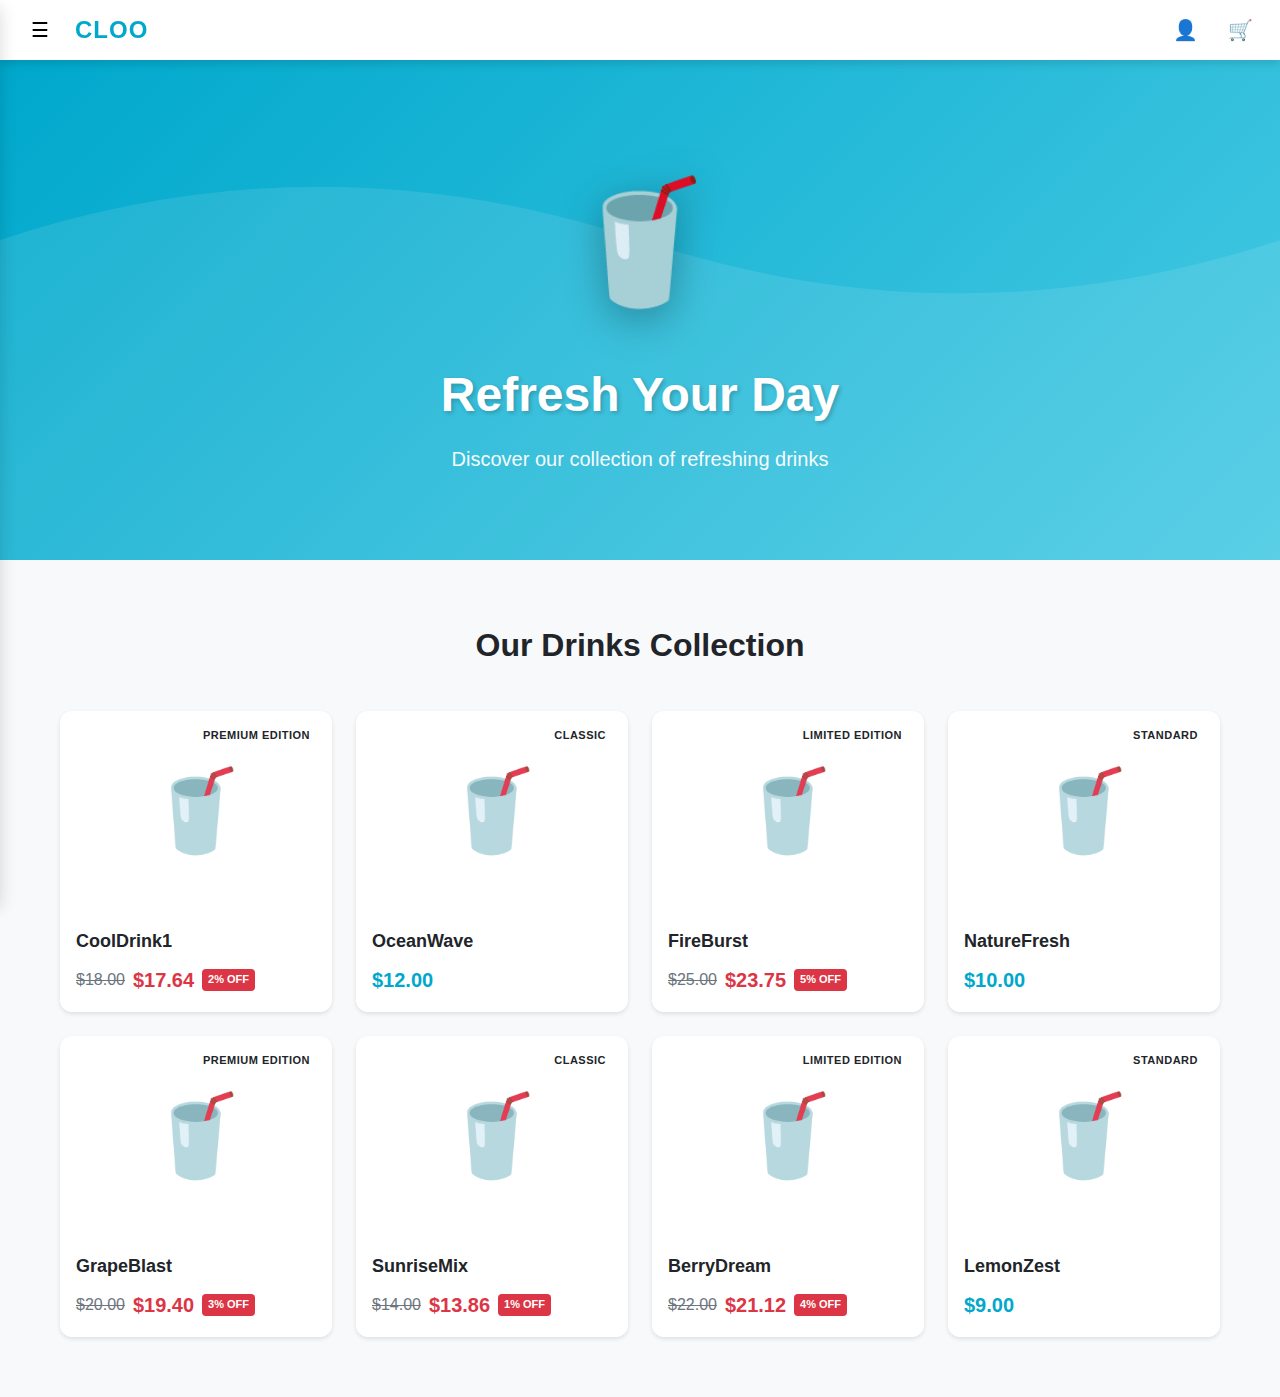
<file: index.html>
<!DOCTYPE html>
<html lang="en">
<head>
  <meta charset="UTF-8">
  <meta name="viewport" content="width=device-width, initial-scale=1.0">
  <title>Cloo Shop</title>
  <link rel="stylesheet" href="css/styles.css">
</head>
<body>
  <!-- Header -->
  <header class="header">
    <div class="header-left">
      <button class="hamburger-menu" aria-label="Open menu">☰</button>
      <div class="logo">CLOO</div>
    </div>
    <div class="header-right">
      <button class="account-icon" aria-label="Account">👤</button>
      <div class="cart-wrapper">
        <button class="cart-icon" aria-label="Cart">🛒</button>
        <span class="cart-badge">0</span>
      </div>
    </div>
  </header>

  <!-- Side Navigation Menu -->
  <div class="menu-overlay"></div>
  <nav class="side-menu">
    <div class="menu-header">
      <h2>Menu</h2>
      <button class="close-menu" aria-label="Close menu">×</button>
    </div>
    <ul class="menu-links">
      <li><a href="index.html">Home</a></li>
      <li><a href="search.html">Search</a></li>
      <li><a href="index.html#products">All Drinks</a></li>
      <li><a href="cart.html">Cart</a></li>
      <li><a href="account.html">Account</a></li>
    </ul>
  </nav>

  <!-- Main Content -->
  <main class="main-content">
    <!-- Hero Section with Parallax -->
    <section class="hero-section">
      <div class="hero-background"></div>
      <div class="hero-content">
        <div class="hero-drink-image">🥤</div>
        <div class="hero-text">
          <h1>Refresh Your Day</h1>
          <p>Discover our collection of refreshing drinks</p>
        </div>
      </div>
    </section>

    <!-- Products Grid Section -->
    <section class="products-section" id="products">
      <h2 class="section-title">Our Drinks Collection</h2>
      <div class="drinks-grid" id="drinks-grid"></div>
    </section>
  </main>

  <!-- Scripts -->
  <script src="js/drinks.js"></script>
  <script src="js/auth.js"></script>
  <script src="js/cart.js"></script>
  <script src="js/ui.js"></script>
  <script src="js/main.js"></script>
  <script>
    // Initialize home page
    document.addEventListener('DOMContentLoaded', () => {
      const drinks = window.drinksModule.getAllDrinks();
      window.uiModule.renderDrinksGrid(drinks, 'drinks-grid');
    });
  </script>
</body>
</html>
</file>
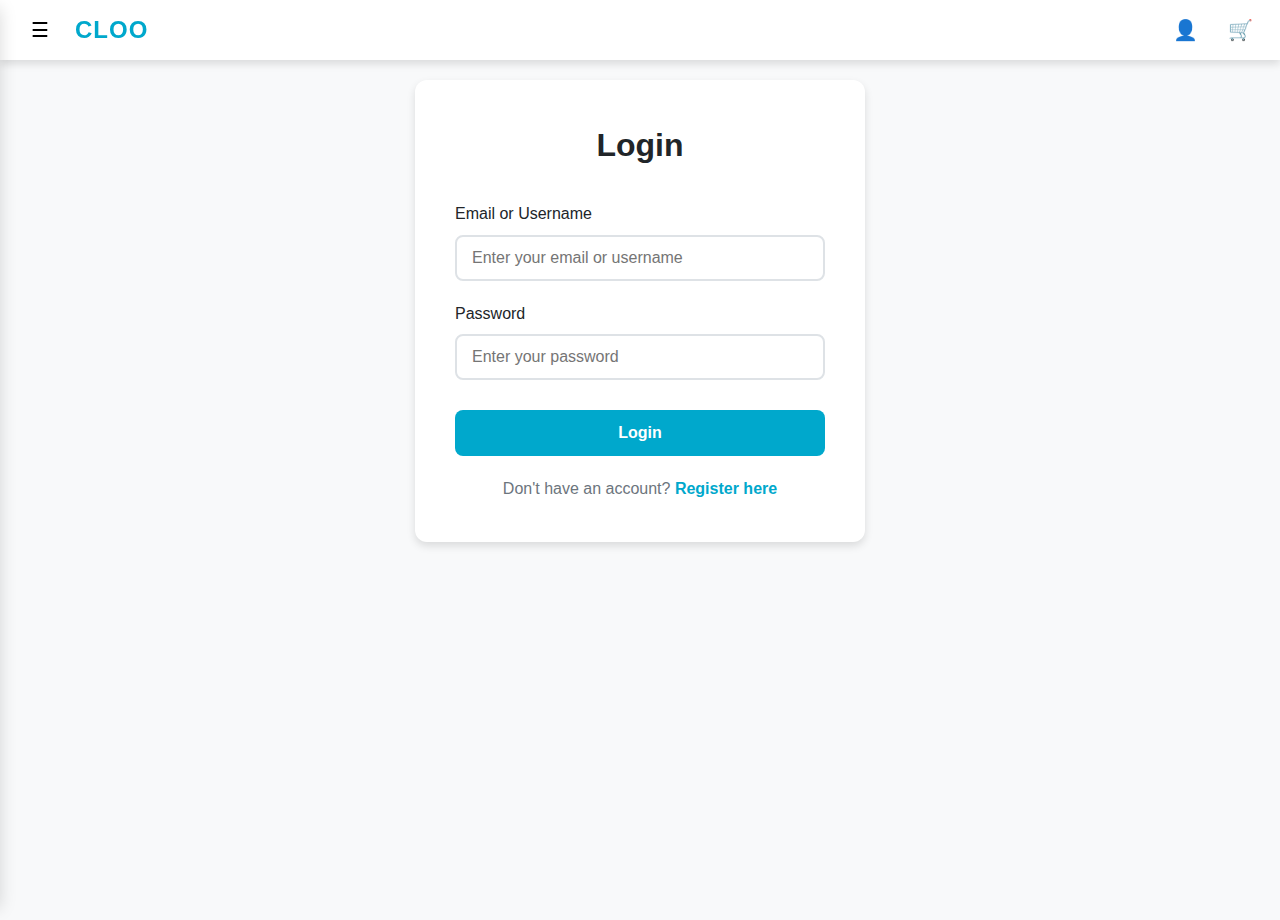
<file: account.html>
<!DOCTYPE html>
<html lang="en">
<head>
  <meta charset="UTF-8">
  <meta name="viewport" content="width=device-width, initial-scale=1.0">
  <title>Account - Cloo</title>
  <link rel="stylesheet" href="css/styles.css">
</head>
<body>
  <!-- Header -->
  <header class="header">
    <div class="header-left">
      <button class="hamburger-menu" aria-label="Open menu">☰</button>
      <div class="logo">CLOO</div>
    </div>
    <div class="header-right">
      <button class="account-icon" aria-label="Account">👤</button>
      <div class="cart-wrapper">
        <button class="cart-icon" aria-label="Cart">🛒</button>
        <span class="cart-badge">0</span>
      </div>
    </div>
  </header>

  <!-- Side Navigation Menu -->
  <div class="menu-overlay"></div>
  <nav class="side-menu">
    <div class="menu-header">
      <h2>Menu</h2>
      <button class="close-menu" aria-label="Close menu">×</button>
    </div>
    <ul class="menu-links">
      <li><a href="index.html">Home</a></li>
      <li><a href="search.html">Search</a></li>
      <li><a href="cart.html">Cart</a></li>
      <li><a href="account.html">Account</a></li>
    </ul>
  </nav>

  <!-- Main Content -->
  <main class="main-content">
    <div class="account-container" id="account-container">
      <p style="text-align: center; padding: 60px; color: var(--text-secondary);">Loading...</p>
    </div>
  </main>

  <!-- Scripts -->
  <script src="js/drinks.js"></script>
  <script src="js/auth.js"></script>
  <script src="js/cart.js"></script>
  <script src="js/ui.js"></script>
  <script src="js/main.js"></script>
  <script>
    // Initialize account page
    document.addEventListener('DOMContentLoaded', () => {
      // Check if user is logged in
      if (!window.authModule.isLoggedIn()) {
        window.location.href = 'login.html';
        return;
      }

      const user = window.authModule.getCurrentUser();
      
      // Render account information
      document.getElementById('account-container').innerHTML = `
        <div class="account-header">
          <h1 class="account-title">My Account</h1>
          <button class="logout-btn" id="logout-btn">Logout</button>
        </div>

        <div class="user-info">
          <div class="info-item">
            <span class="info-label">Username:</span>
            <span class="info-value">${user.username}</span>
          </div>
          <div class="info-item">
            <span class="info-label">Email:</span>
            <span class="info-value">${user.email}</span>
          </div>
          <div class="info-item">
            <span class="info-label">Member Since:</span>
            <span class="info-value">Recently</span>
          </div>
        </div>

        <div style="margin-top: 30px;">
          <h2 style="font-size: 24px; margin-bottom: 15px; color: var(--text-primary);">Order History</h2>
          <p style="color: var(--text-secondary); padding: 20px; background: var(--background-color); border-radius: var(--border-radius); text-align: center;">
            No orders yet. Start shopping to see your order history!
          </p>
        </div>

        <div style="margin-top: 30px; text-align: center;">
          <a href="index.html" class="btn">Continue Shopping</a>
        </div>
      `;

      // Setup logout button
      document.getElementById('logout-btn').addEventListener('click', () => {
        const result = window.authModule.logout();
        if (result.success) {
          window.uiModule.showToast('Logged out successfully', 'success');
          setTimeout(() => {
            window.location.href = 'index.html';
          }, 1000);
        }
      });
    });
  </script>
</body>
</html>
</file>
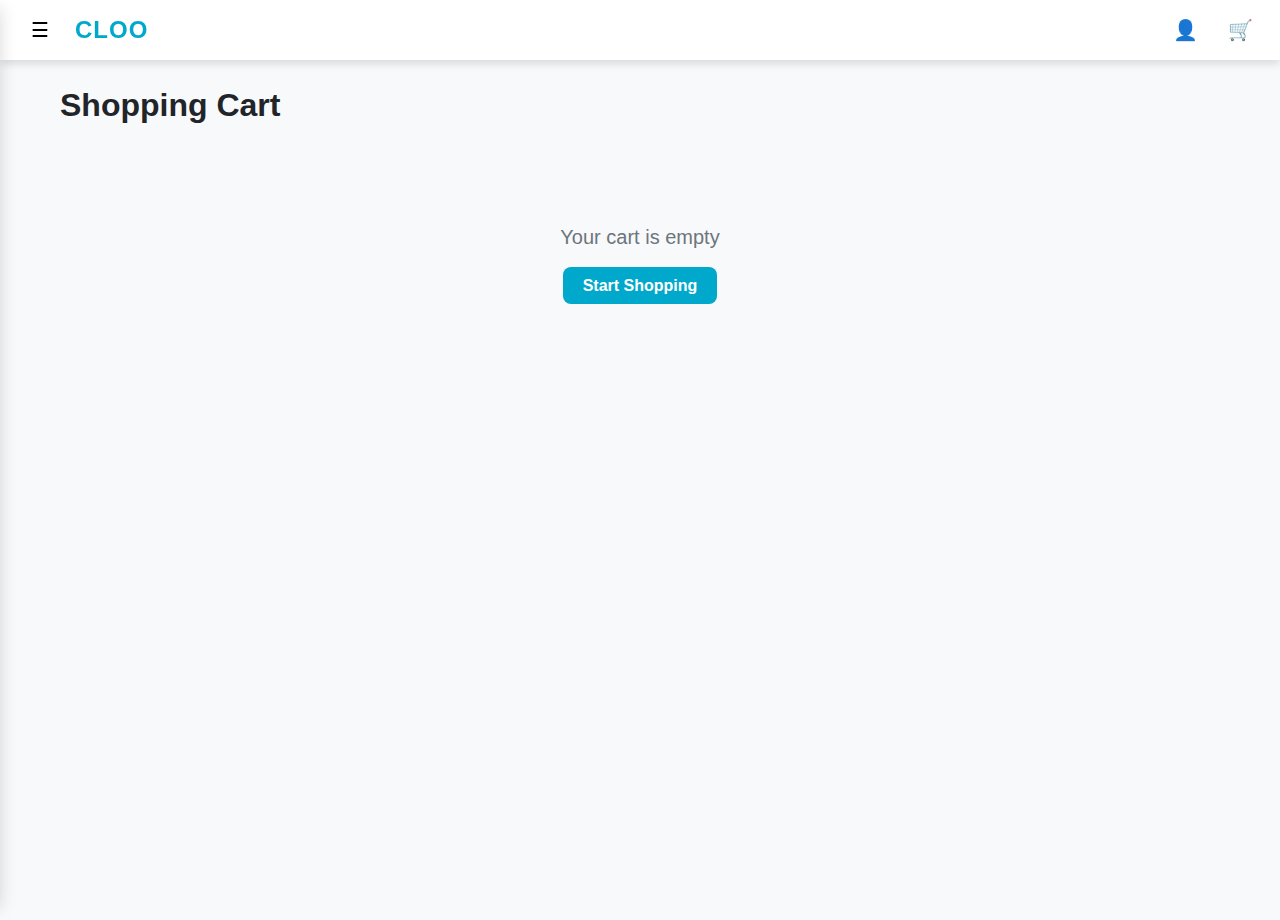
<file: cart.html>
<!DOCTYPE html>
<html lang="en">
<head>
  <meta charset="UTF-8">
  <meta name="viewport" content="width=device-width, initial-scale=1.0">
  <title>Shopping Cart - Cloo</title>
  <link rel="stylesheet" href="css/styles.css">
</head>
<body>
  <!-- Header -->
  <header class="header">
    <div class="header-left">
      <button class="hamburger-menu" aria-label="Open menu">☰</button>
      <div class="logo">CLOO</div>
    </div>
    <div class="header-right">
      <button class="account-icon" aria-label="Account">👤</button>
      <div class="cart-wrapper">
        <button class="cart-icon" aria-label="Cart">🛒</button>
        <span class="cart-badge">0</span>
      </div>
    </div>
  </header>

  <!-- Side Navigation Menu -->
  <div class="menu-overlay"></div>
  <nav class="side-menu">
    <div class="menu-header">
      <h2>Menu</h2>
      <button class="close-menu" aria-label="Close menu">×</button>
    </div>
    <ul class="menu-links">
      <li><a href="index.html">Home</a></li>
      <li><a href="search.html">Search</a></li>
      <li><a href="cart.html">Cart</a></li>
      <li><a href="account.html">Account</a></li>
    </ul>
  </nav>

  <!-- Main Content -->
  <main class="main-content">
    <div class="cart-container">
      <h1 class="cart-title">Shopping Cart</h1>
      <div id="cart-content"></div>
    </div>
  </main>

  <!-- Scripts -->
  <script src="js/drinks.js"></script>
  <script src="js/auth.js"></script>
  <script src="js/cart.js"></script>
  <script src="js/ui.js"></script>
  <script src="js/main.js"></script>
  <script>
    // Initialize cart page
    document.addEventListener('DOMContentLoaded', () => {
      renderCart();
      
      // Setup event delegation for cart actions
      const cartContent = document.getElementById('cart-content');
      cartContent.addEventListener('click', (e) => {
        const target = e.target;
        
        // Handle remove button
        if (target.classList.contains('remove-btn')) {
          const drinkId = parseInt(target.getAttribute('data-id'));
          removeItem(drinkId);
        }
        
        // Handle quantity buttons
        if (target.classList.contains('quantity-btn')) {
          const drinkId = parseInt(target.getAttribute('data-id'));
          const action = target.getAttribute('data-action');
          const currentQuantity = parseInt(target.parentElement.querySelector('.quantity-input').value);
          
          if (action === 'decrease') {
            updateItemQuantity(drinkId, currentQuantity - 1);
          } else if (action === 'increase') {
            updateItemQuantity(drinkId, currentQuantity + 1);
          }
        }
        
        // Handle checkout button
        if (target.classList.contains('checkout-btn')) {
          checkout();
        }
      });
      
      // Handle quantity input changes
      cartContent.addEventListener('change', (e) => {
        if (e.target.classList.contains('quantity-input')) {
          const drinkId = parseInt(e.target.getAttribute('data-id'));
          const newQuantity = parseInt(e.target.value);
          updateItemQuantity(drinkId, newQuantity);
        }
      });
    });

    function renderCart() {
      const cartItems = window.cartModule.getCartItems();
      const cartContent = document.getElementById('cart-content');

      if (cartItems.length === 0) {
        cartContent.innerHTML = `
          <div class="cart-empty">
            <p>Your cart is empty</p>
            <a href="index.html" class="btn">Start Shopping</a>
          </div>
        `;
        return;
      }

      // Calculate totals
      const total = window.cartModule.getTotal();

      // Render cart items
      const cartItemsHTML = cartItems.map(item => {
        const drink = item.drink;
        const itemPrice = window.drinksModule.getDiscountedPrice(drink);
        const itemTotal = itemPrice * item.quantity;

        return `
          <div class="cart-item" data-id="${drink.id}">
            <div class="cart-item-image" style="background: linear-gradient(135deg, ${drink.color} 0%, ${drink.color}88 100%);">
              🥤
            </div>
            <div class="cart-item-details">
              <h3>${drink.name}</h3>
              <p class="cart-item-type">${drink.type}</p>
            </div>
            <div class="cart-item-quantity">
              <button class="quantity-btn" data-id="${drink.id}" data-action="decrease">−</button>
              <input 
                type="number" 
                class="quantity-input" 
                value="${item.quantity}" 
                min="1" 
                max="${drink.amount}"
                data-id="${drink.id}"
              >
              <button class="quantity-btn" data-id="${drink.id}" data-action="increase">+</button>
            </div>
            <div class="cart-item-price">
              $${itemTotal.toFixed(2)}
            </div>
            <button class="remove-btn" data-id="${drink.id}">Remove</button>
          </div>
        `;
      }).join('');

      cartContent.innerHTML = `
        <div class="cart-items">
          ${cartItemsHTML}
        </div>
        <div class="cart-summary">
          <div class="summary-row">
            <span>Subtotal:</span>
            <span>$${total.toFixed(2)}</span>
          </div>
          <div class="summary-row total">
            <span>Total:</span>
            <span>$${total.toFixed(2)}</span>
          </div>
          <button class="checkout-btn">Proceed to Checkout</button>
        </div>
      `;
    }

    function updateItemQuantity(drinkId, newQuantity) {
      const quantity = parseInt(newQuantity);
      if (isNaN(quantity) || quantity < 1) {
        return;
      }

      window.cartModule.updateQuantity(drinkId, quantity);
      renderCart();
    }

    function removeItem(drinkId) {
      const result = window.cartModule.removeFromCart(drinkId);
      if (result.success) {
        window.uiModule.showToast('Item removed from cart', 'success');
        renderCart();
      }
    }

    function checkout() {
      if (!window.authModule.isLoggedIn()) {
        window.uiModule.showToast('Please login to checkout', 'warning');
        setTimeout(() => {
          window.location.href = 'login.html';
        }, 1500);
        return;
      }

      // Simulate checkout
      window.uiModule.showToast('Order placed successfully! (this is not real btw)', 'success');
      window.cartModule.clearCart();
      
      setTimeout(() => {
        window.location.href = 'account.html';
      }, 2000);
    }
  </script>
</body>
</html>
</file>
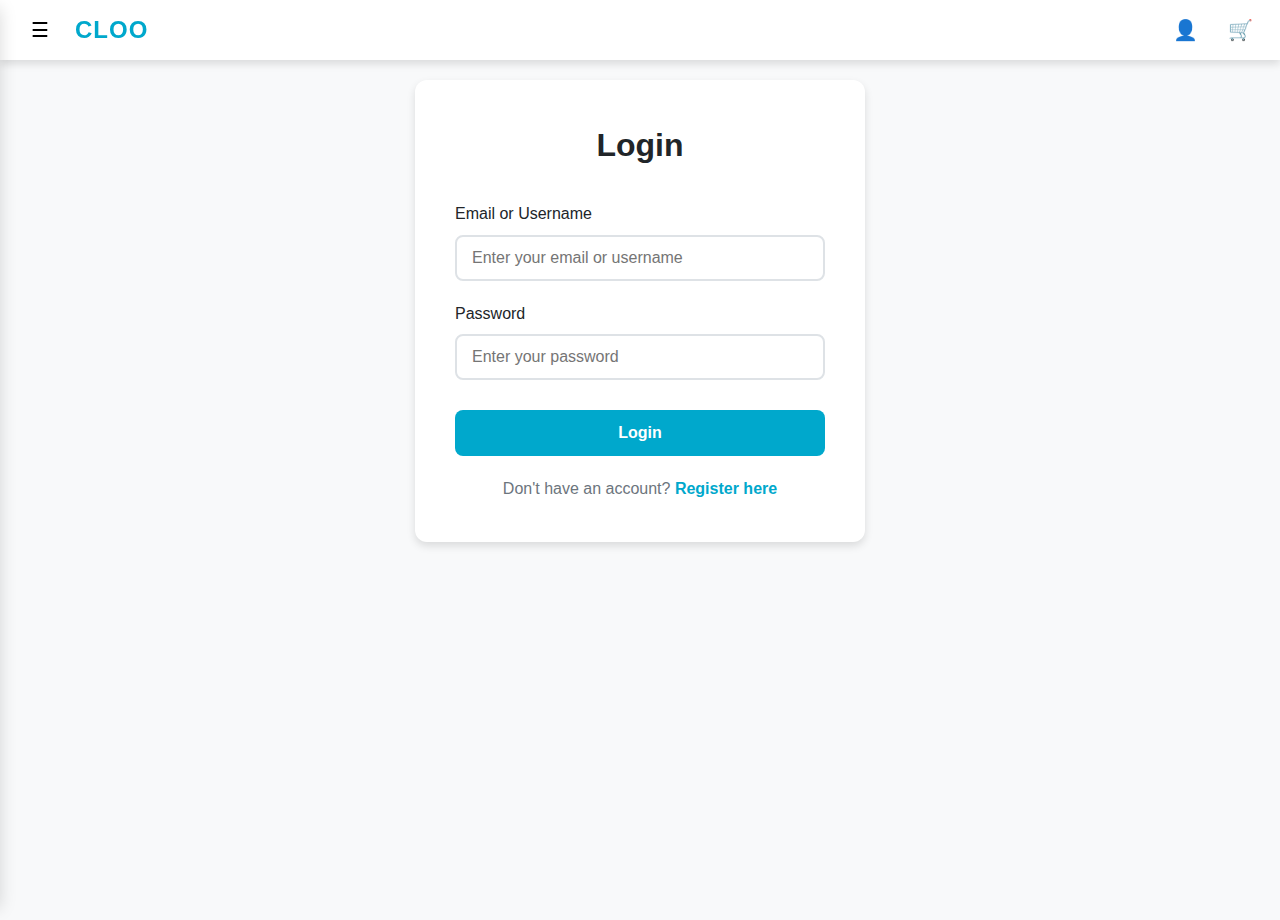
<file: login.html>
<!DOCTYPE html>
<html lang="en">
<head>
  <meta charset="UTF-8">
  <meta name="viewport" content="width=device-width, initial-scale=1.0">
  <title>Login - Cloo</title>
  <link rel="stylesheet" href="css/styles.css">
</head>
<body>
  <!-- Header -->
  <header class="header">
    <div class="header-left">
      <button class="hamburger-menu" aria-label="Open menu">☰</button>
      <div class="logo">CLOO</div>
    </div>
    <div class="header-right">
      <button class="account-icon" aria-label="Account">👤</button>
      <div class="cart-wrapper">
        <button class="cart-icon" aria-label="Cart">🛒</button>
        <span class="cart-badge">0</span>
      </div>
    </div>
  </header>

  <!-- Side Navigation Menu -->
  <div class="menu-overlay"></div>
  <nav class="side-menu">
    <div class="menu-header">
      <h2>Menu</h2>
      <button class="close-menu" aria-label="Close menu">×</button>
    </div>
    <ul class="menu-links">
      <li><a href="index.html">🏠 Home</a></li>
      <li><a href="search.html">🔍 Search</a></li>
      <li><a href="index.html#products">🥤 All Drinks</a></li>
      <li><a href="cart.html">🛒 Cart</a></li>
      <li><a href="account.html">👤 Account</a></li>
    </ul>
  </nav>

  <!-- Main Content -->
  <main class="main-content">
    <div class="auth-container">
      <h1 class="auth-title">Login</h1>
      <form id="login-form">
        <div class="form-group">
          <label for="email">Email or Username</label>
          <input 
            type="text" 
            id="email" 
            class="form-input" 
            required
            placeholder="Enter your email or username"
          >
        </div>
        <div class="form-group">
          <label for="password">Password</label>
          <input 
            type="password" 
            id="password" 
            class="form-input" 
            required
            placeholder="Enter your password"
          >
        </div>
        <button type="submit" class="submit-btn">Login</button>
      </form>
      <div class="auth-link">
        Don't have an account? <a href="register.html">Register here</a>
      </div>
    </div>
  </main>

  <!-- Scripts -->
  <script src="js/drinks.js"></script>
  <script src="js/auth.js"></script>
  <script src="js/cart.js"></script>
  <script src="js/ui.js"></script>
  <script src="js/main.js"></script>
  <script>
    // Initialize login page
    document.addEventListener('DOMContentLoaded', () => {
      // Redirect if already logged in
      if (window.authModule.isLoggedIn()) {
        window.location.href = 'account.html';
        return;
      }

      const loginForm = document.getElementById('login-form');

      loginForm.addEventListener('submit', (e) => {
        e.preventDefault();

        const email = document.getElementById('email').value.trim();
        const password = document.getElementById('password').value;

        if (!email || !password) {
          window.uiModule.showToast('Please fill in all fields', 'error');
          return;
        }

        const result = window.authModule.login(email, password);

        if (result.success) {
          window.uiModule.showToast('Login successful!', 'success');
          setTimeout(() => {
            window.location.href = 'account.html';
          }, 1000);
        } else {
          window.uiModule.showToast(result.message, 'error');
        }
      });
    });
  </script>
</body>
</html>
</file>
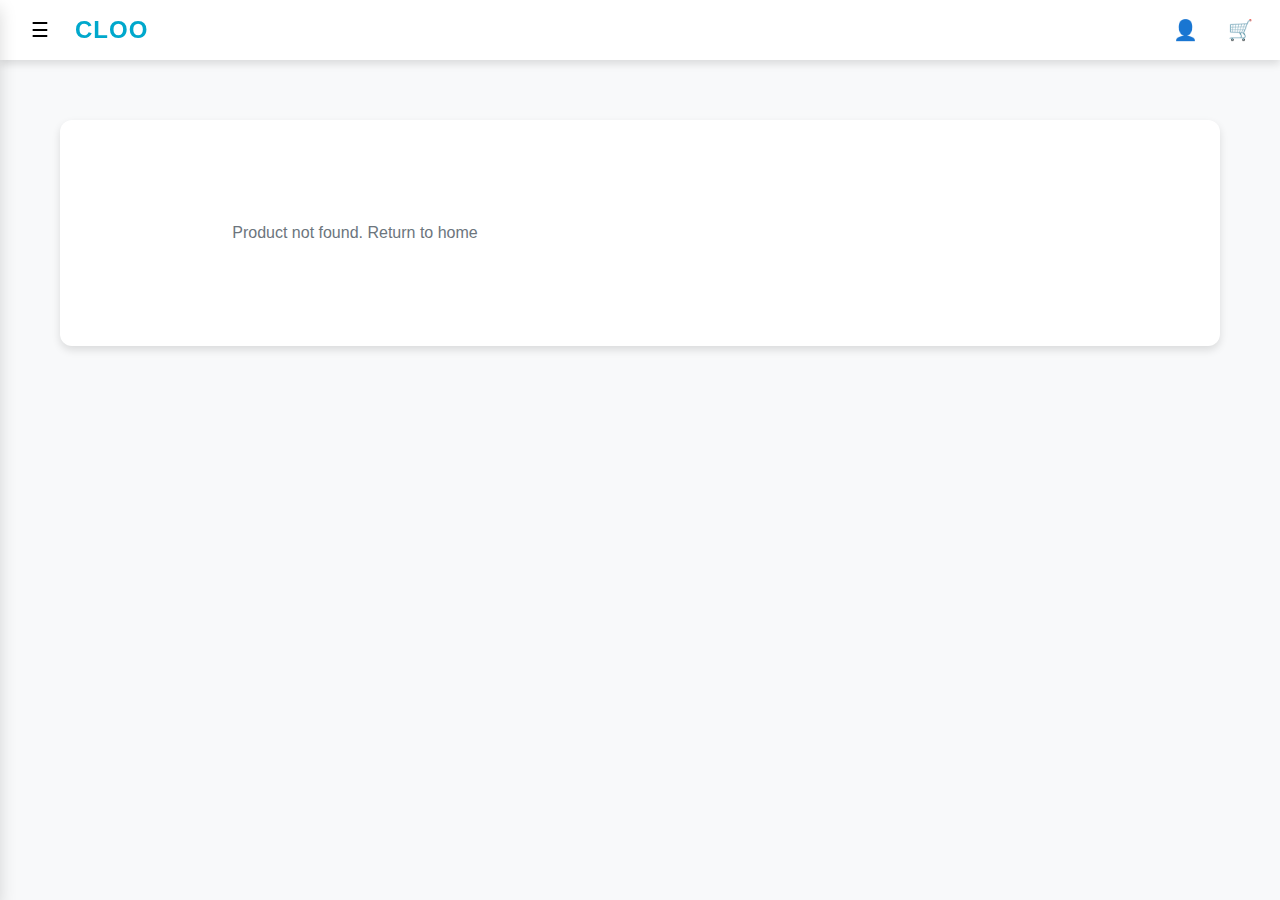
<file: product.html>
<!DOCTYPE html>
<html lang="en">
<head>
  <meta charset="UTF-8">
  <meta name="viewport" content="width=device-width, initial-scale=1.0">
  <title>Product Details - Cloo</title>
  <link rel="stylesheet" href="css/styles.css">
</head>
<body>
  <!-- Header -->
  <header class="header">
    <div class="header-left">
      <button class="hamburger-menu" aria-label="Open menu">☰</button>
      <div class="logo">CLOO</div>
    </div>
    <div class="header-right">
      <button class="account-icon" aria-label="Account">👤</button>
      <div class="cart-wrapper">
        <button class="cart-icon" aria-label="Cart">🛒</button>
        <span class="cart-badge">0</span>
      </div>
    </div>
  </header>

  <!-- Side Navigation Menu -->
  <div class="menu-overlay"></div>
  <nav class="side-menu">
    <div class="menu-header">
      <h2>Menu</h2>
      <button class="close-menu" aria-label="Close menu">×</button>
    </div>
    <ul class="menu-links">
      <li><a href="index.html">🏠 Home</a></li>
      <li><a href="search.html">🔍 Search</a></li>
      <li><a href="index.html#products">🥤 All Drinks</a></li>
      <li><a href="cart.html">🛒 Cart</a></li>
      <li><a href="account.html">👤 Account</a></li>
    </ul>
  </nav>

  <!-- Main Content -->
  <main class="main-content">
    <div class="product-detail">
      <div class="product-container" id="product-container">
        <p style="text-align: center; padding: 60px; color: var(--text-secondary);">Loading product...</p>
      </div>
    </div>
  </main>

  <!-- Scripts -->
  <script src="js/drinks.js"></script>
  <script src="js/auth.js"></script>
  <script src="js/cart.js"></script>
  <script src="js/ui.js"></script>
  <script src="js/main.js"></script>
  <script>
    // Initialize product detail page
    document.addEventListener('DOMContentLoaded', () => {
      // Get product ID from URL
      const urlParams = new URLSearchParams(window.location.search);
      const productId = urlParams.get('id');

      if (!productId) {
        document.getElementById('product-container').innerHTML = `
          <p style="text-align: center; padding: 60px; color: var(--text-secondary);">
            Product not found. <a href="index.html">Return to home</a>
          </p>
        `;
        return;
      }

      // Get product details
      const drink = window.drinksModule.getDrinkById(productId);

      if (!drink) {
        document.getElementById('product-container').innerHTML = `
          <p style="text-align: center; padding: 60px; color: var(--text-secondary);">
            Product not found. <a href="index.html">Return to home</a>
          </p>
        `;
        return;
      }

      // Calculate prices
      const discountedPrice = window.drinksModule.getDiscountedPrice(drink);
      const hasDiscount = drink.discount > 0;

      // Render product details
      document.getElementById('product-container').innerHTML = `
        <div class="product-image-section" style="background: linear-gradient(135deg, ${drink.color} 0%, ${drink.color}88 100%);">
          <div class="product-image-large">🥤</div>
        </div>
        <div class="product-info-section">
          <span class="product-type">${drink.type}</span>
          <h1 class="product-name">${drink.name}</h1>
          
          <div class="product-price-section">
            ${hasDiscount ? `
              <span class="product-original-price">$${drink.price.toFixed(2)}</span>
              <span class="product-price-large">$${discountedPrice.toFixed(2)}</span>
              <span class="discount-badge">${drink.discount}% OFF</span>
            ` : `
              <span class="product-price-large">$${drink.price.toFixed(2)}</span>
            `}
          </div>

          <div class="product-color">
            <h3>Color</h3>
            <div class="color-display" style="border-color: ${drink.color};">
              ${drink.color}
            </div>
          </div>

          <div class="product-stock">
            <span class="stock-available">✓ ${drink.amount.toLocaleString()} in stock</span>
          </div>

          <div class="quantity-selector">
            <h3>Quantity</h3>
            <div class="quantity-controls">
              <button class="quantity-btn" id="decrease-btn">−</button>
              <input type="number" class="quantity-input" id="quantity-input" value="1" min="1" max="${drink.amount}">
              <button class="quantity-btn" id="increase-btn">+</button>
            </div>
          </div>

          <button class="add-to-cart-btn" id="add-to-cart-btn">Add to Cart</button>
        </div>
      `;

      // Setup quantity controls
      const quantityInput = document.getElementById('quantity-input');
      const decreaseBtn = document.getElementById('decrease-btn');
      const increaseBtn = document.getElementById('increase-btn');
      const addToCartBtn = document.getElementById('add-to-cart-btn');

      decreaseBtn.addEventListener('click', () => {
        const currentValue = parseInt(quantityInput.value);
        if (currentValue > 1) {
          quantityInput.value = currentValue - 1;
        }
      });

      increaseBtn.addEventListener('click', () => {
        const currentValue = parseInt(quantityInput.value);
        if (currentValue < drink.amount) {
          quantityInput.value = currentValue + 1;
        }
      });

      // Validate quantity input
      quantityInput.addEventListener('input', () => {
        let value = parseInt(quantityInput.value);
        if (isNaN(value) || value < 1) {
          quantityInput.value = 1;
        } else if (value > drink.amount) {
          quantityInput.value = drink.amount;
        }
      });

      // Add to cart functionality
      addToCartBtn.addEventListener('click', () => {
        const quantity = parseInt(quantityInput.value);
        const result = window.cartModule.addToCart(drink.id, quantity);
        
        if (result.success) {
          window.uiModule.showToast(`${drink.name} added to cart!`, 'success');
        } else {
          window.uiModule.showToast(result.message, 'error');
        }
      });
    });
  </script>
</body>
</html>
</file>
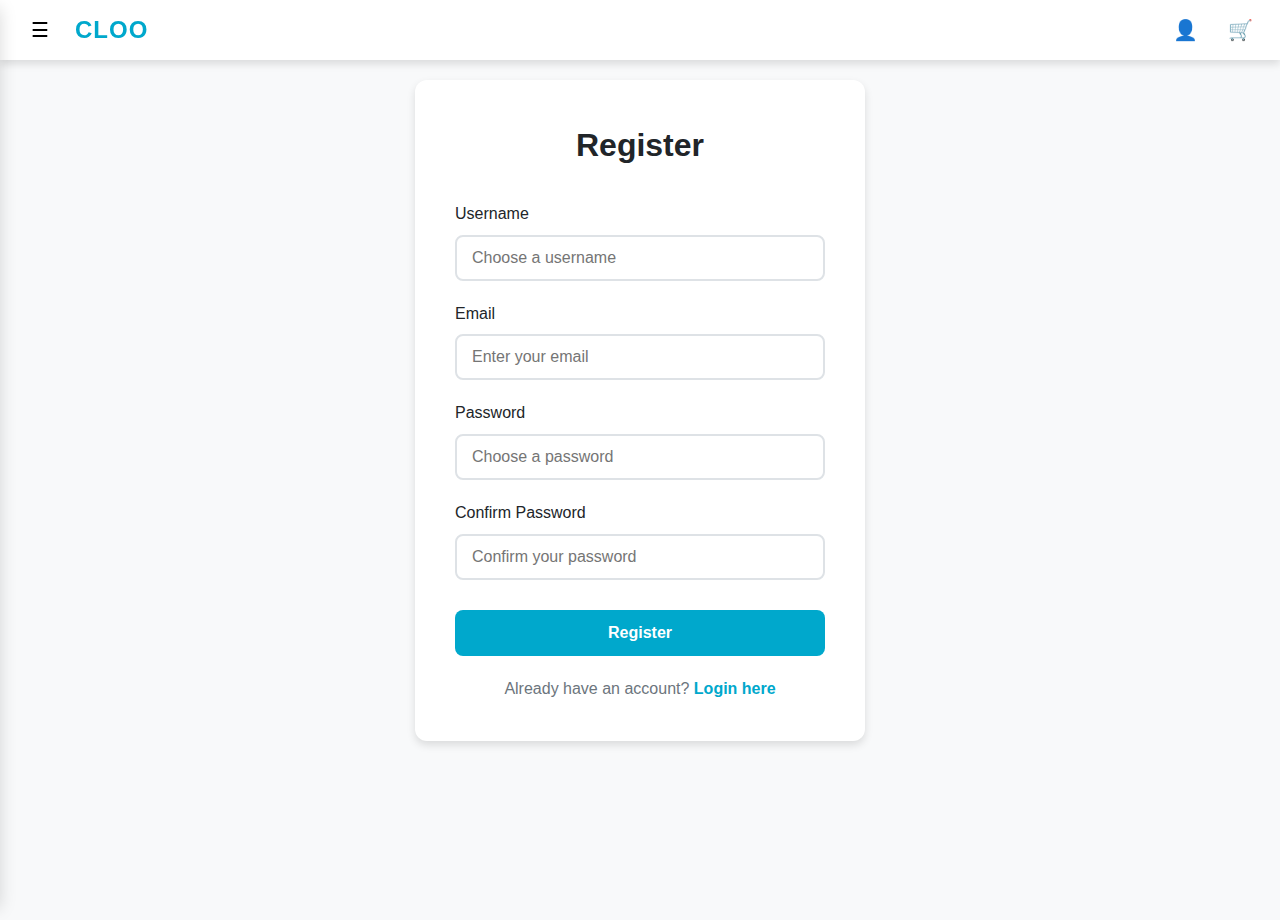
<file: register.html>
<!DOCTYPE html>
<html lang="en">
<head>
  <meta charset="UTF-8">
  <meta name="viewport" content="width=device-width, initial-scale=1.0">
  <title>Register - Cloo</title>
  <link rel="stylesheet" href="css/styles.css">
</head>
<body>
  <!-- Header -->
  <header class="header">
    <div class="header-left">
      <button class="hamburger-menu" aria-label="Open menu">☰</button>
      <div class="logo">CLOO</div>
    </div>
    <div class="header-right">
      <button class="account-icon" aria-label="Account">👤</button>
      <div class="cart-wrapper">
        <button class="cart-icon" aria-label="Cart">🛒</button>
        <span class="cart-badge">0</span>
      </div>
    </div>
  </header>

  <!-- Side Navigation Menu -->
  <div class="menu-overlay"></div>
  <nav class="side-menu">
    <div class="menu-header">
      <h2>Menu</h2>
      <button class="close-menu" aria-label="Close menu">×</button>
    </div>
    <ul class="menu-links">
      <li><a href="index.html">🏠 Home</a></li>
      <li><a href="search.html">🔍 Search</a></li>
      <li><a href="index.html#products">🥤 All Drinks</a></li>
      <li><a href="cart.html">🛒 Cart</a></li>
      <li><a href="account.html">👤 Account</a></li>
    </ul>
  </nav>

  <!-- Main Content -->
  <main class="main-content">
    <div class="auth-container">
      <h1 class="auth-title">Register</h1>
      <form id="register-form">
        <div class="form-group">
          <label for="username">Username</label>
          <input 
            type="text" 
            id="username" 
            class="form-input" 
            required
            placeholder="Choose a username"
          >
        </div>
        <div class="form-group">
          <label for="email">Email</label>
          <input 
            type="email" 
            id="email" 
            class="form-input" 
            required
            placeholder="Enter your email"
          >
        </div>
        <div class="form-group">
          <label for="password">Password</label>
          <input 
            type="password" 
            id="password" 
            class="form-input" 
            required
            placeholder="Choose a password"
            minlength="6"
          >
        </div>
        <div class="form-group">
          <label for="confirm-password">Confirm Password</label>
          <input 
            type="password" 
            id="confirm-password" 
            class="form-input" 
            required
            placeholder="Confirm your password"
          >
        </div>
        <button type="submit" class="submit-btn">Register</button>
      </form>
      <div class="auth-link">
        Already have an account? <a href="login.html">Login here</a>
      </div>
    </div>
  </main>

  <!-- Scripts -->
  <script src="js/drinks.js"></script>
  <script src="js/auth.js"></script>
  <script src="js/cart.js"></script>
  <script src="js/ui.js"></script>
  <script src="js/main.js"></script>
  <script>
    // Initialize register page
    document.addEventListener('DOMContentLoaded', () => {
      // Redirect if already logged in
      if (window.authModule.isLoggedIn()) {
        window.location.href = 'account.html';
        return;
      }

      const registerForm = document.getElementById('register-form');

      registerForm.addEventListener('submit', (e) => {
        e.preventDefault();

        const username = document.getElementById('username').value.trim();
        const email = document.getElementById('email').value.trim();
        const password = document.getElementById('password').value;
        const confirmPassword = document.getElementById('confirm-password').value;

        // Validation
        if (!username || !email || !password || !confirmPassword) {
          window.uiModule.showToast('Please fill in all fields', 'error');
          return;
        }

        if (password.length < 6) {
          window.uiModule.showToast('Password must be at least 6 characters', 'error');
          return;
        }

        if (password !== confirmPassword) {
          window.uiModule.showToast('Passwords do not match', 'error');
          return;
        }

        // Email validation
        const emailRegex = /^[^\s@]+@[^\s@]+\.[^\s@]+$/;
        if (!emailRegex.test(email)) {
          window.uiModule.showToast('Please enter a valid email', 'error');
          return;
        }

        const result = window.authModule.register(username, email, password);

        if (result.success) {
          window.uiModule.showToast('Registration successful!', 'success');
          // Auto-login after registration
          window.authModule.login(email, password);
          setTimeout(() => {
            window.location.href = 'account.html';
          }, 1000);
        } else {
          window.uiModule.showToast(result.message, 'error');
        }
      });
    });
  </script>
</body>
</html>
</file>
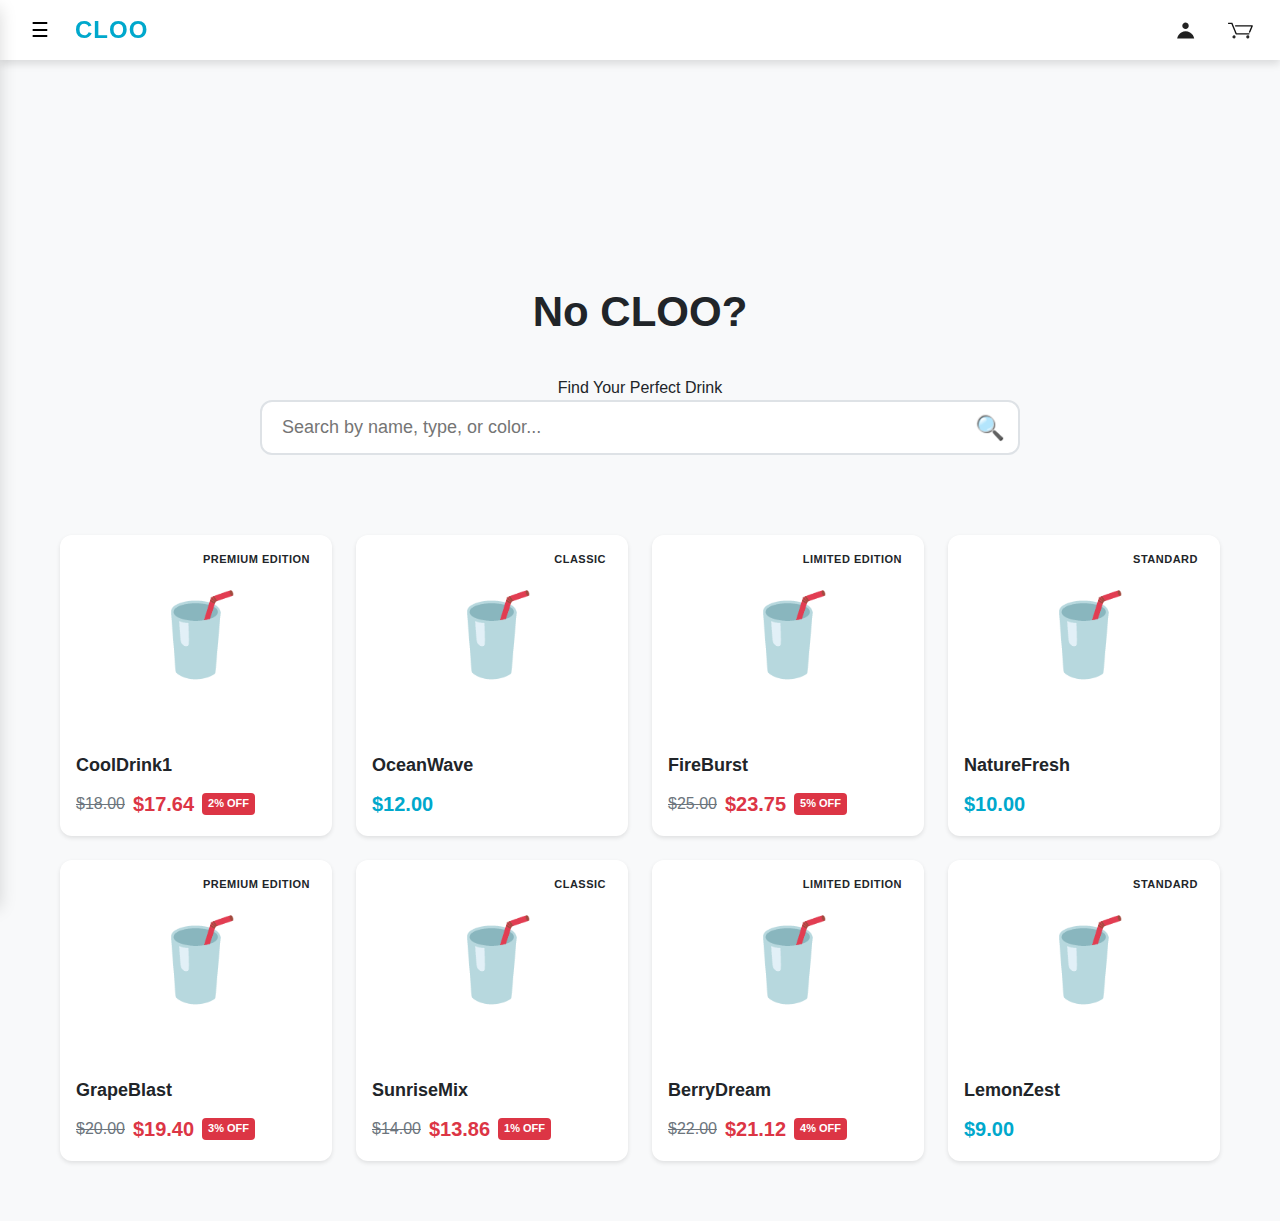
<file: search.html>
<!DOCTYPE html>
<html lang="en">
<head>
  <meta charset="UTF-8">
  <meta name="viewport" content="width=device-width, initial-scale=1.0">
  <title>Cloo - Search</title>
  <link rel="stylesheet" href="css/styles.css">
</head>
<body>
  <!-- Header -->
  <header class="header">
    <div class="header-left">
      <button class="hamburger-menu" aria-label="Open menu">☰</button>
      <div class="logo"><a href="index.html">CLOO</a></div>
    </div>
    <div class="header-right">
      <button class="account-icon" aria-label="Account"><img src="svg/user.svg" alt="User" width="25" height="25"/></button>
      <div class="cart-wrapper">
        <button class="cart-icon" aria-label="Cart"><img src="svg/cart.svg" alt="Cart" width="25" height="25"/></button>
        <span class="cart-badge">0</span>
      </div>
    </div>
  </header>

  <canvas id="noise-canvas"></canvas>

  <!-- Side Navigation Menu -->
  <div class="menu-overlay"></div>
  <nav class="side-menu">
    <div class="menu-header">
      <h2>Menu</h2>
      <button class="close-menu" aria-label="Close menu">×</button>
    </div>
    <ul class="menu-links">
      <li><a href="index.html">Home</a></li>
      <li><a href="search.html">Search</a></li>
      <li><a href="cart.html">Cart</a></li>
      <li><a href="account.html">Account</a></li>
    </ul>
  </nav>

  <!-- Main Content -->
  <main class="main-content">
    <div class="search-container">
      <h1 class="search-heading">No CLOO?</h1>
      <P>Find Your Perfect Drink</P>
      <div class="search-bar">
        <input 
          type="text" 
          class="search-input" 
          id="search-input" 
          placeholder="Search by name, type, or color..."
          autocomplete="off"
        >
        <span class="search-icon">🔍</span>
      </div>
    </div>

    <div class="search-results">
      <div class="drinks-grid" id="search-results-grid"></div>
    </div>
  </main>

  <!-- Scripts -->
  <script src="js/drinks.js"></script>
  <script src="js/auth.js"></script>
  <script src="js/cart.js"></script>
  <script src="js/ui.js"></script>
  <script src="js/main.js"></script>
  <script>
    // Initialize search page
    document.addEventListener('DOMContentLoaded', () => {
      const searchInput = document.getElementById('search-input');
      const resultsGrid = document.getElementById('search-results-grid');

      // Show all drinks initially
      const allDrinks = window.drinksModule.getAllDrinks();
      window.uiModule.renderDrinksGrid(allDrinks, 'search-results-grid');

      // Handle search input
      searchInput.addEventListener('input', (e) => {
        const query = e.target.value;
        const results = window.drinksModule.searchDrinks(query);
        window.uiModule.renderDrinksGrid(results, 'search-results-grid');
      });
    });
  </script>
</body>
</html>
</file>
<file: css/styles.css>
/* CSS Variables for theming */
:root {
  --primary-color: #00a8cc;
  --primary-dark: #0077b6;
  --primary-light: #48cae4;
  --secondary-color: #023e8a;
  --accent-color: #00b4d8;
  --background-color: #f8f9fa;
  --surface-color: #ffffff;
  --text-primary: #212529;
  --text-secondary: #6c757d;
  --border-color: #dee2e6;
  --error-color: #dc3545;
  --success-color: #28a745;
  --warning-color: #ffc107;
  
  --shadow-sm: 0 2px 4px rgba(0,0,0,0.1);
  --shadow-md: 0 4px 8px rgba(0,0,0,0.12);
  --shadow-lg: 0 8px 16px rgba(0,0,0,0.15);
  
  --border-radius: 8px;
  --border-radius-lg: 12px;
  
  --transition: all 0.3s ease;
  
  --header-height: 60px;
  --max-width: 1200px;
}

/* Reset and base styles */
* {
  margin: 0;
  padding: 0;
  box-sizing: border-box;
}

body {
  font-family: 'Segoe UI', Tahoma, Geneva, Verdana, sans-serif;
  color: var(--text-primary);
  background-color: var(--background-color);
  line-height: 1.6;
}

a {
  text-decoration: none;
  color: inherit;
}

button {
  cursor: pointer;
  border: none;
  background: none;
  font-family: inherit;
}

input, textarea {
  font-family: inherit;
}

/* Header and Navigation */
.header {
  position: fixed;
  top: 0;
  left: 0;
  right: 0;
  height: var(--header-height);
  background: var(--surface-color);
  box-shadow: var(--shadow-md);
  z-index: 1000;
  display: flex;
  align-items: center;
  justify-content: space-between;
  padding: 0 20px;
}

.header-left, .header-right {
  display: flex;
  align-items: center;
  gap: 15px;
}

.hamburger-menu, .cart-icon, .account-icon {
  width: 40px;
  height: 40px;
  display: flex;
  align-items: center;
  justify-content: center;
  border-radius: 50%;
  transition: var(--transition);
  font-size: 20px;
}

.hamburger-menu:hover, .cart-icon:hover, .account-icon:hover {
  background-color: var(--background-color);
}

.logo {
  font-size: 24px;
  font-weight: bold;
  color: var(--primary-color);
  text-transform: uppercase;
  letter-spacing: 1px;
}

.cart-wrapper {
  position: relative;
}

.cart-badge {
  position: absolute;
  top: -5px;
  right: -5px;
  background: var(--error-color);
  color: white;
  border-radius: 50%;
  width: 20px;
  height: 20px;
  display: flex;
  align-items: center;
  justify-content: center;
  font-size: 11px;
  font-weight: bold;
}

/* Side Menu */
.menu-overlay {
  position: fixed;
  top: 0;
  left: 0;
  right: 0;
  bottom: 0;
  background: rgba(0,0,0,0.5);
  z-index: 1500;
  opacity: 0;
  visibility: hidden;
  transition: var(--transition);
}

.menu-overlay.active {
  opacity: 1;
  visibility: visible;
}

.side-menu {
  position: fixed;
  top: 0;
  left: -300px;
  width: 300px;
  height: 100vh;
  background: var(--surface-color);
  box-shadow: var(--shadow-lg);
  z-index: 1600;
  transition: left 0.3s ease;
  padding: 20px;
}

.side-menu.active {
  left: 0;
}

.menu-header {
  display: flex;
  justify-content: space-between;
  align-items: center;
  margin-bottom: 30px;
  padding-bottom: 15px;
  border-bottom: 2px solid var(--border-color);
}

.menu-header h2 {
  color: var(--primary-color);
  font-size: 20px;
}

.close-menu {
  width: 35px;
  height: 35px;
  display: flex;
  align-items: center;
  justify-content: center;
  font-size: 24px;
  border-radius: 50%;
  transition: var(--transition);
}

.close-menu:hover {
  background: var(--background-color);
}

.menu-links {
  list-style: none;
}

.menu-links li {
  margin-bottom: 10px;
}

.menu-links a {
  display: block;
  padding: 12px 15px;
  color: var(--text-primary);
  border-radius: var(--border-radius);
  transition: var(--transition);
}

.menu-links a:hover {
  background: var(--background-color);
  color: var(--primary-color);
}

/* Main content container */
.main-content {
  margin-top: var(--header-height);
  min-height: calc(100vh - var(--header-height));
}

/* Hero Section */
.hero-section {
  position: relative;
  height: 500px;
  background: linear-gradient(135deg, #00a8cc 0%, #48cae4 100%);
  overflow: hidden;
  display: flex;
  align-items: center;
  justify-content: center;
}

.hero-background {
  position: absolute;
  top: 0;
  left: 0;
  right: 0;
  bottom: 0;
  background: url('data:image/svg+xml,<svg xmlns="http://www.w3.org/2000/svg" viewBox="0 0 1200 600"><path fill="%23ffffff" fill-opacity="0.1" d="M0,300 Q300,200 600,300 T1200,300 L1200,600 L0,600 Z"/></svg>') no-repeat center bottom;
  background-size: cover;
}

.hero-content {
  position: relative;
  z-index: 2;
  text-align: center;
  color: white;
}

.hero-drink-image {
  font-size: 120px;
  margin-bottom: 20px;
  filter: drop-shadow(0 10px 20px rgba(0,0,0,0.3));
  will-change: transform;
}

.hero-text h1 {
  font-size: 48px;
  font-weight: bold;
  margin-bottom: 10px;
  text-shadow: 2px 2px 4px rgba(0,0,0,0.2);
}

.hero-text p {
  font-size: 20px;
  opacity: 0.95;
}

/* Products Section */
.products-section {
  max-width: var(--max-width);
  margin: 0 auto;
  padding: 60px 20px;
}

.section-title {
  font-size: 32px;
  text-align: center;
  margin-bottom: 40px;
  color: var(--text-primary);
}

.drinks-grid {
  display: grid;
  grid-template-columns: repeat(4, 1fr);
  gap: 24px;
}

/* Drink Card */
.drink-card {
  background: var(--surface-color);
  border-radius: var(--border-radius-lg);
  overflow: hidden;
  box-shadow: var(--shadow-sm);
  transition: var(--transition);
  cursor: pointer;
  position: relative;
}

.drink-card:hover {
  transform: translateY(-5px);
  box-shadow: var(--shadow-lg);
}

.drink-image {
  height: 200px;
  display: flex;
  align-items: center;
  justify-content: center;
  position: relative;
}

.drink-placeholder {
  font-size: 80px;
  opacity: 0.8;
}

.drink-type-badge {
  position: absolute;
  top: 12px;
  right: 12px;
  background: rgba(255,255,255,0.95);
  color: var(--text-primary);
  padding: 4px 10px;
  border-radius: 20px;
  font-size: 11px;
  font-weight: 600;
  text-transform: uppercase;
  letter-spacing: 0.5px;
}

.drink-info {
  padding: 16px;
}

.drink-name {
  font-size: 18px;
  margin-bottom: 8px;
  color: var(--text-primary);
}

.drink-price {
  display: flex;
  align-items: center;
  gap: 8px;
  flex-wrap: wrap;
}

.price {
  font-size: 20px;
  font-weight: bold;
  color: var(--primary-color);
}

.original-price {
  font-size: 16px;
  color: var(--text-secondary);
  text-decoration: line-through;
}

.discounted-price {
  font-size: 20px;
  font-weight: bold;
  color: var(--error-color);
}

.discount-badge {
  background: var(--error-color);
  color: white;
  padding: 2px 6px;
  border-radius: 4px;
  font-size: 11px;
  font-weight: bold;
}

/* Search Page */
.search-container {
  max-width: 800px;
  margin: 0 auto;
  padding: 60px 20px 40px;
  text-align: center;
}

.search-heading {
  font-size: 42px;
  margin-bottom: 30px;
  color: var(--text-primary);
}

.search-bar {
  position: relative;
  margin-bottom: 40px;
}

.search-input {
  width: 100%;
  padding: 15px 50px 15px 20px;
  font-size: 18px;
  border: 2px solid var(--border-color);
  border-radius: var(--border-radius-lg);
  transition: var(--transition);
}

.search-input:focus {
  outline: none;
  border-color: var(--primary-color);
  box-shadow: 0 0 0 3px rgba(0,168,204,0.1);
}

.search-icon {
  position: absolute;
  right: 15px;
  top: 50%;
  transform: translateY(-50%);
  font-size: 24px;
  color: var(--text-secondary);
}

.search-results {
  max-width: var(--max-width);
  margin: 0 auto;
  padding: 0 20px 60px;
}

.no-results {
  text-align: center;
  font-size: 18px;
  color: var(--text-secondary);
  padding: 40px;
}

/* Product Detail Page */
.product-detail {
  max-width: var(--max-width);
  margin: 0 auto;
  padding: 60px 20px;
}

.product-container {
  display: grid;
  grid-template-columns: 1fr 1fr;
  gap: 60px;
  background: var(--surface-color);
  padding: 40px;
  border-radius: var(--border-radius-lg);
  box-shadow: var(--shadow-md);
}

.product-image-section {
  display: flex;
  align-items: center;
  justify-content: center;
  background: var(--background-color);
  border-radius: var(--border-radius-lg);
  padding: 40px;
  min-height: 400px;
}

.product-image-large {
  font-size: 200px;
  filter: drop-shadow(0 10px 20px rgba(0,0,0,0.1));
}

.product-info-section {
  display: flex;
  flex-direction: column;
  justify-content: center;
}

.product-type {
  display: inline-block;
  background: var(--primary-light);
  color: white;
  padding: 6px 12px;
  border-radius: 20px;
  font-size: 12px;
  font-weight: 600;
  text-transform: uppercase;
  margin-bottom: 15px;
}

.product-name {
  font-size: 36px;
  margin-bottom: 20px;
  color: var(--text-primary);
}

.product-price-section {
  margin-bottom: 25px;
}

.product-price-large {
  font-size: 32px;
  font-weight: bold;
  color: var(--primary-color);
}

.product-original-price {
  font-size: 24px;
  color: var(--text-secondary);
  text-decoration: line-through;
  margin-right: 10px;
}

.product-color {
  margin-bottom: 25px;
}

.product-color h3 {
  font-size: 16px;
  margin-bottom: 10px;
  color: var(--text-secondary);
}

.color-display {
  display: inline-block;
  padding: 8px 16px;
  border-radius: var(--border-radius);
  border: 2px solid var(--border-color);
  text-transform: capitalize;
  font-weight: 500;
}

.product-stock {
  margin-bottom: 25px;
  color: var(--text-secondary);
}

.stock-available {
  color: var(--success-color);
  font-weight: 600;
}

.quantity-selector {
  margin-bottom: 25px;
}

.quantity-selector h3 {
  font-size: 16px;
  margin-bottom: 10px;
  color: var(--text-secondary);
}

.quantity-controls {
  display: flex;
  align-items: center;
  gap: 15px;
}

.quantity-btn {
  width: 40px;
  height: 40px;
  border: 2px solid var(--border-color);
  border-radius: var(--border-radius);
  font-size: 20px;
  display: flex;
  align-items: center;
  justify-content: center;
  transition: var(--transition);
}

.quantity-btn:hover:not(:disabled) {
  border-color: var(--primary-color);
  background: var(--primary-light);
  color: white;
}

.quantity-btn:disabled {
  opacity: 0.5;
  cursor: not-allowed;
}

.quantity-input {
  width: 80px;
  height: 40px;
  text-align: center;
  font-size: 18px;
  border: 2px solid var(--border-color);
  border-radius: var(--border-radius);
}

.add-to-cart-btn {
  width: 100%;
  padding: 15px;
  background: var(--primary-color);
  color: white;
  font-size: 18px;
  font-weight: 600;
  border-radius: var(--border-radius-lg);
  transition: var(--transition);
}

.add-to-cart-btn:hover {
  background: var(--primary-dark);
  transform: translateY(-2px);
  box-shadow: var(--shadow-md);
}

/* Auth Pages */
.auth-container {
  max-width: 450px;
  margin: 80px auto;
  padding: 40px;
  background: var(--surface-color);
  border-radius: var(--border-radius-lg);
  box-shadow: var(--shadow-md);
}

.auth-title {
  font-size: 32px;
  text-align: center;
  margin-bottom: 30px;
  color: var(--text-primary);
}

.form-group {
  margin-bottom: 20px;
}

.form-group label {
  display: block;
  margin-bottom: 8px;
  font-weight: 500;
  color: var(--text-primary);
}

.form-input {
  width: 100%;
  padding: 12px 15px;
  font-size: 16px;
  border: 2px solid var(--border-color);
  border-radius: var(--border-radius);
  transition: var(--transition);
}

.form-input:focus {
  outline: none;
  border-color: var(--primary-color);
  box-shadow: 0 0 0 3px rgba(0,168,204,0.1);
}

.submit-btn {
  width: 100%;
  padding: 14px;
  background: var(--primary-color);
  color: white;
  font-size: 16px;
  font-weight: 600;
  border-radius: var(--border-radius);
  margin-top: 10px;
  transition: var(--transition);
}

.submit-btn:hover {
  background: var(--primary-dark);
}

.auth-link {
  text-align: center;
  margin-top: 20px;
  color: var(--text-secondary);
}

.auth-link a {
  color: var(--primary-color);
  font-weight: 600;
}

.auth-link a:hover {
  text-decoration: underline;
}

/* Account Page */
.account-container {
  max-width: 800px;
  margin: 80px auto;
  padding: 40px;
  background: var(--surface-color);
  border-radius: var(--border-radius-lg);
  box-shadow: var(--shadow-md);
}

.account-header {
  display: flex;
  justify-content: space-between;
  align-items: center;
  margin-bottom: 30px;
  padding-bottom: 20px;
  border-bottom: 2px solid var(--border-color);
}

.account-title {
  font-size: 32px;
  color: var(--text-primary);
}

.logout-btn {
  padding: 10px 20px;
  background: var(--error-color);
  color: white;
  font-weight: 600;
  border-radius: var(--border-radius);
  transition: var(--transition);
}

.logout-btn:hover {
  background: #c82333;
}

.user-info {
  margin-bottom: 30px;
}

.info-item {
  display: flex;
  padding: 15px 0;
  border-bottom: 1px solid var(--border-color);
}

.info-label {
  font-weight: 600;
  width: 150px;
  color: var(--text-secondary);
}

.info-value {
  flex: 1;
  color: var(--text-primary);
}

/* Cart Page */
.cart-container {
  max-width: var(--max-width);
  margin: 80px auto;
  padding: 0 20px;
}

.cart-title {
  font-size: 32px;
  margin-bottom: 30px;
  color: var(--text-primary);
}

.cart-empty {
  text-align: center;
  padding: 60px 20px;
}

.cart-empty p {
  font-size: 20px;
  color: var(--text-secondary);
  margin-bottom: 20px;
}

.cart-items {
  background: var(--surface-color);
  border-radius: var(--border-radius-lg);
  padding: 20px;
  margin-bottom: 30px;
  box-shadow: var(--shadow-sm);
}

.cart-item {
  display: grid;
  grid-template-columns: 100px 1fr auto auto;
  gap: 20px;
  align-items: center;
  padding: 20px 0;
  border-bottom: 1px solid var(--border-color);
}

.cart-item:last-child {
  border-bottom: none;
}

.cart-item-image {
  width: 100px;
  height: 100px;
  background: var(--background-color);
  border-radius: var(--border-radius);
  display: flex;
  align-items: center;
  justify-content: center;
  font-size: 50px;
}

.cart-item-details h3 {
  font-size: 20px;
  margin-bottom: 5px;
}

.cart-item-type {
  color: var(--text-secondary);
  font-size: 14px;
  text-transform: capitalize;
}

.cart-item-quantity {
  display: flex;
  align-items: center;
  gap: 10px;
}

.cart-item-price {
  font-size: 20px;
  font-weight: bold;
  color: var(--primary-color);
  text-align: right;
}

.remove-btn {
  padding: 8px 16px;
  background: var(--error-color);
  color: white;
  border-radius: var(--border-radius);
  font-size: 14px;
  transition: var(--transition);
}

.remove-btn:hover {
  background: #c82333;
}

.cart-summary {
  background: var(--surface-color);
  border-radius: var(--border-radius-lg);
  padding: 30px;
  box-shadow: var(--shadow-sm);
}

.summary-row {
  display: flex;
  justify-content: space-between;
  padding: 15px 0;
  border-bottom: 1px solid var(--border-color);
}

.summary-row.total {
  border-bottom: none;
  border-top: 2px solid var(--border-color);
  font-size: 24px;
  font-weight: bold;
  color: var(--primary-color);
}

.checkout-btn {
  width: 100%;
  padding: 15px;
  background: var(--primary-color);
  color: white;
  font-size: 18px;
  font-weight: 600;
  border-radius: var(--border-radius-lg);
  margin-top: 20px;
  transition: var(--transition);
}

.checkout-btn:hover {
  background: var(--primary-dark);
}

/* Toast Notifications */
.toast {
  position: fixed;
  bottom: -100px;
  left: 50%;
  transform: translateX(-50%);
  background: var(--text-primary);
  color: white;
  padding: 15px 25px;
  border-radius: var(--border-radius-lg);
  box-shadow: var(--shadow-lg);
  z-index: 2000;
  transition: bottom 0.3s ease;
  min-width: 250px;
  text-align: center;
}

.toast.show {
  bottom: 30px;
}

.toast-success {
  background: var(--success-color);
}

.toast-error {
  background: var(--error-color);
}

.toast-warning {
  background: var(--warning-color);
}

.toast-info {
  background: var(--primary-color);
}

/* Responsive Design */
@media (max-width: 992px) {
  .drinks-grid {
    grid-template-columns: repeat(3, 1fr);
  }
  
  .product-container {
    grid-template-columns: 1fr;
    gap: 40px;
  }
}

@media (max-width: 768px) {
  .drinks-grid {
    grid-template-columns: repeat(2, 1fr);
    gap: 16px;
  }
  
  .hero-section {
    height: 400px;
  }
  
  .hero-drink-image {
    font-size: 80px;
  }
  
  .hero-text h1 {
    font-size: 32px;
  }
  
  .hero-text p {
    font-size: 16px;
  }
  
  .section-title {
    font-size: 24px;
  }
  
  .cart-item {
    grid-template-columns: 80px 1fr;
    gap: 15px;
  }
  
  .cart-item-image {
    width: 80px;
    height: 80px;
    font-size: 40px;
  }
  
  .cart-item-quantity, .cart-item-price {
    grid-column: 2;
  }
}

@media (max-width: 480px) {
  .drinks-grid {
    grid-template-columns: 1fr;
  }
  
  .header {
    padding: 0 15px;
  }
  
  .logo {
    font-size: 18px;
  }
  
  .auth-container {
    margin: 40px 20px;
    padding: 30px 20px;
  }
  
  .account-container, .cart-container {
    margin: 40px 20px;
    padding: 20px;
  }
}

/* Utility Classes */
.btn {
  padding: 10px 20px;
  background: var(--primary-color);
  color: white;
  border-radius: var(--border-radius);
  font-weight: 600;
  transition: var(--transition);
}

.btn:hover {
  background: var(--primary-dark);
}

.btn-secondary {
  background: var(--text-secondary);
}

.btn-secondary:hover {
  background: var(--text-primary);
}
</file>
